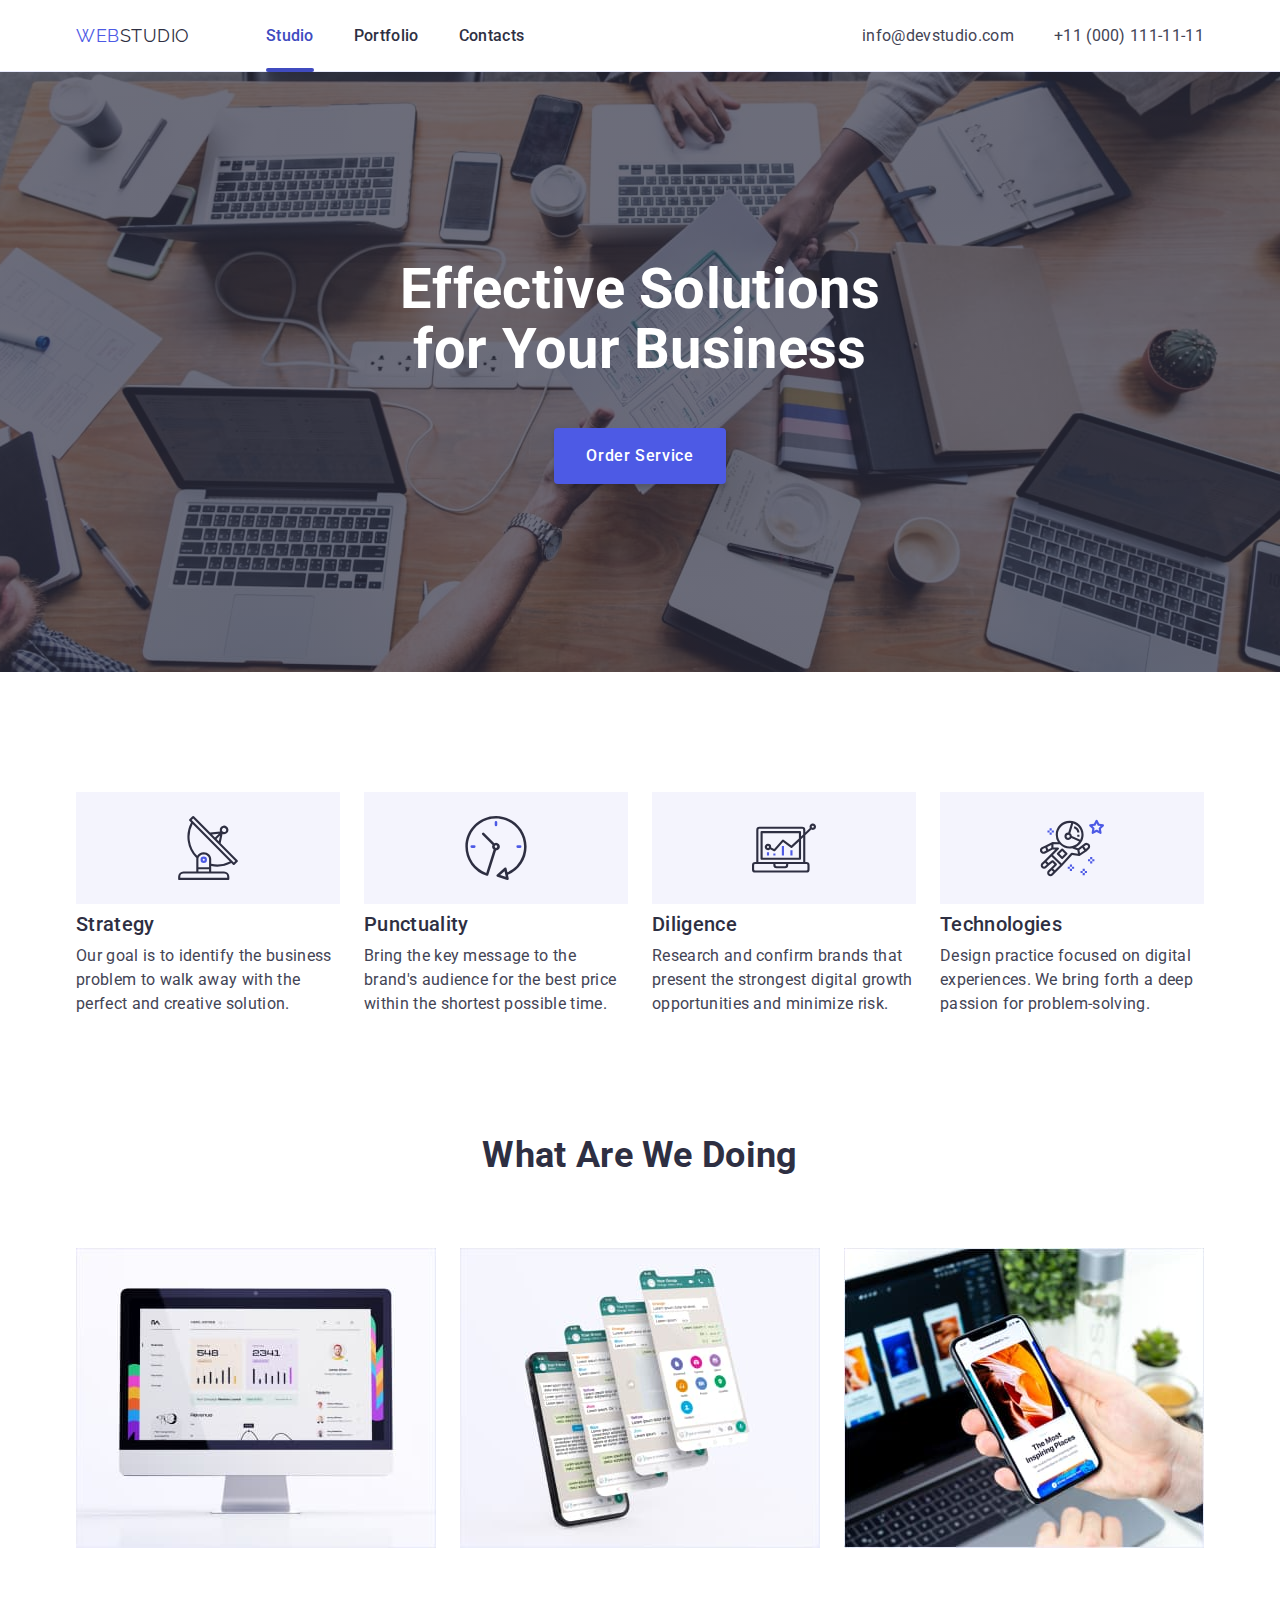
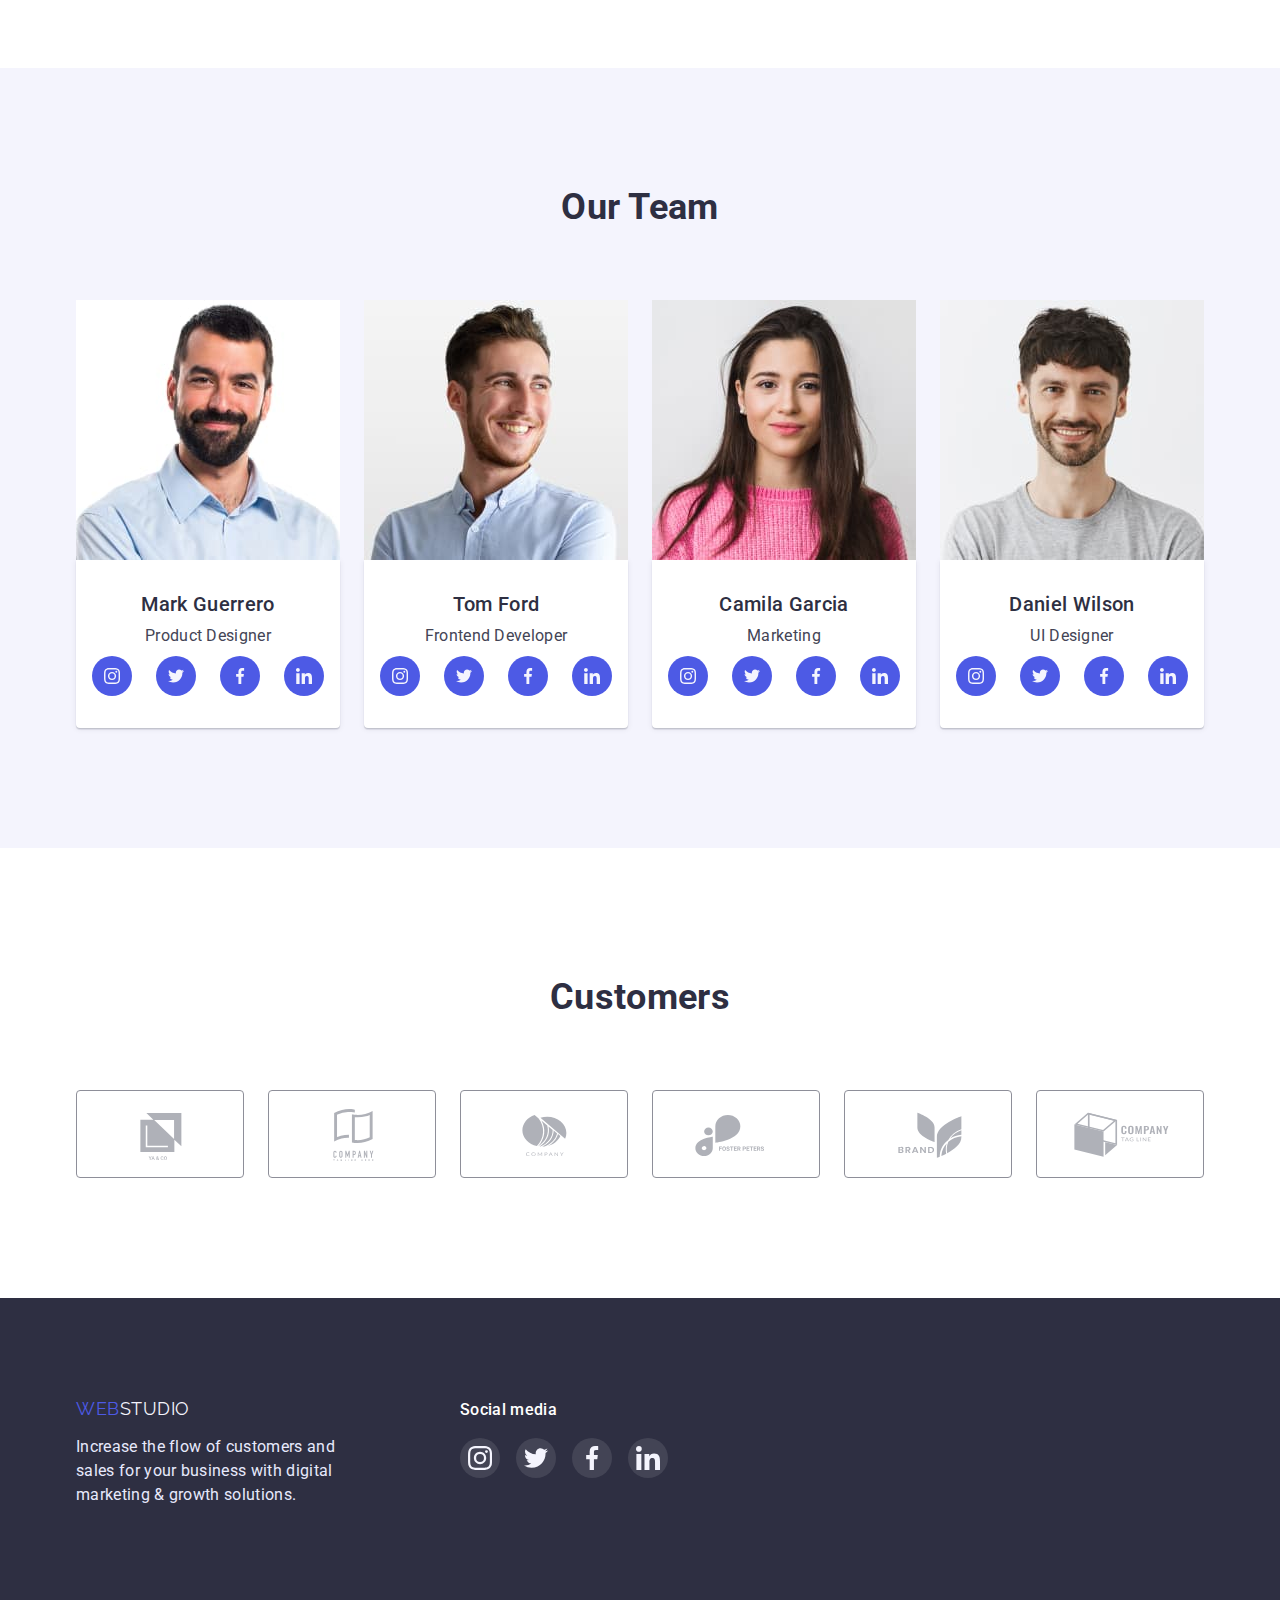
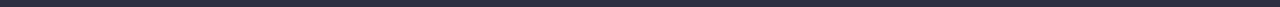
<file: index.html>
<!DOCTYPE html>

<html lang="en">
  <head>
    <meta charset="UTF-8" />
    <meta http-equiv="X-UA-Compatible" content="IE=edge" />
    <meta name="viewport" content="width=device-width, initial-scale=1.0" />
    <title>WebStudio</title>
    <link rel="preconnect" href="https://fonts.googleapis.com" />
    <link rel="preconnect" href="https://fonts.gstatic.com" crossorigin />
    <link
      href="https://fonts.googleapis.com/css2?family=Raleway:wght@800&family=Roboto:wght@400;500;700&display=swap"
      rel="stylesheet"
    />
    <link
      rel="stylesheet"
      href="https://cdnjs.cloudflare.com/ajax/libs/modern-normalize/1.1.0/modern-normalize.min.css"
    />
    <link rel="stylesheet" href="./css/styles.css" />
  </head>

  <body class="main-page">
    <!--Header-->
    <header class="header-page">
      <div class="header-cntnr container">
        <nav class="header-nav">
          <a href="./index.html" class="header-logo logo"
            ><span class="accent">Web</span>Studio</a
          >
          <ul class="header-menu list">
            <li class="menu-item">
              <a href="./index.html" class="navigation current">Studio</a>
            </li>
            <li class="menu-item">
              <a href="./Portfolio.html" class="navigation">Portfolio</a>
            </li>
            <li class="menu-item">
              <a href="" class="navigation">Contacts</a>
            </li>
          </ul>
        </nav>
        <address>
          <ul class="addrss list">
            <li class="addrss-item">
              <a href="mailto:info@devstudio.com" class="email"
                >info@devstudio.com</a
              >
            </li>
            <li class="addrss-item">
              <a href="tel:+110001111111" class="tel">+11 (000) 111-11-11</a>
            </li>
          </ul>
        </address>
      </div>
    </header>

    <main>
      <!--Hero-->
      <section class="hero">
        <div class="hero-container container">
          <h1 class="hero-title">
            Effective Solutions <span class="small">for</span> Your Business
          </h1>
          <button type="button" class="btn" data-modal-open>
            Order Service
          </button>
        </div>
      </section>

      <!--Values-->
      <section class="section values">
        <div class="container">
          <h2 class="hidden-ttl">Values</h2>
          <ul class="values-list list">
            <li>
              <div class="values-icon">
                <svg class="icon" width="64px" height="64px">
                  <use href="./images/icons.svg#icon-antenna"></use>
                </svg>
              </div>
              <h3 class="values-title ttl">Strategy</h3>
              <p>
                Our goal is to identify the business problem to walk away with
                the perfect and creative solution.
              </p>
            </li>
            <li>
              <div class="values-icon">
                <svg class="icon" width="64px" height="64px">
                  <use href="./images/icons.svg#icon-clock"></use>
                </svg>
              </div>
              <h3 class="values-title ttl">Punctuality</h3>
              <p>
                Bring the key message to the brand's audience for the best price
                within the shortest possible time.
              </p>
            </li>
            <li>
              <div class="values-icon">
                <svg class="icon" width="64px" height="64px">
                  <use href="./images/icons.svg#icon-diagram"></use>
                </svg>
              </div>
              <h3 class="values-title ttl">Diligence</h3>
              <p>
                Research and confirm brands that present the strongest digital
                growth opportunities and minimize risk.
              </p>
            </li>
            <li>
              <div class="values-icon">
                <svg class="icon" width="64px" height="64px">
                  <use href="./images/icons.svg#icon-astronaut"></use>
                </svg>
              </div>
              <h3 class="values-title ttl">Technologies</h3>
              <p>
                Design practice focused on digital experiences. We bring forth a
                deep passion for problem-solving.
              </p>
            </li>
          </ul>
        </div>
      </section>

      <!--Services-->
      <section class="section services">
        <div class="container">
          <h2 class="services-title ttl">What are we doing</h2>
          <ul class="services-list list">
            <li>
              <img
                src="./images/img1.jpg"
                alt="Computer"
                width="360"
                height="300"
              />
            </li>
            <li>
              <img
                src="./images/img2.jpg"
                alt="Cellphone"
                width="360"
                height="300"
              />
            </li>
            <li>
              <img
                src="./images/img3.jpg"
                alt="Computer and cellphone"
                width="360"
                height="300"
              />
            </li>
          </ul>
        </div>
      </section>

      <!--Team-->
      <section class="section team">
        <div class="container">
          <h2 class="team-title ttl">Our Team</h2>
          <ul class="team-list list">
            <li class="team-item">
              <img
                src="./images/mark.jpg"
                alt="Mark Guerrero"
                width="264"
                height="260"
              />
              <div class="team-content">
                <h3 class="name ttl">Mark Guerrero</h3>
                <p>Product Designer</p>
                <ul class="team-net-list net-list list">
                  <li class="team-net-item net-item">
                    <a href="" class="team-net-link net-link">
                      <svg class="net-icon" width="16px" height="16px">
                        <use href="./images/icons.svg#icon-instagram"></use>
                      </svg>
                    </a>
                  </li>
                  <li class="team-net-item net-item">
                    <a href="" class="team-net-link net-link">
                      <svg class="net-icon" width="16px" height="16px">
                        <use href="./images/icons.svg#icon-twitter"></use>
                      </svg>
                    </a>
                  </li>
                  <li class="team-net-item net-item">
                    <a href="" class="team-net-link net-link">
                      <svg class="net-icon" width="16px" height="16px">
                        <use href="./images/icons.svg#icon-facebook"></use>
                      </svg>
                    </a>
                  </li>
                  <li class="team-net-item net-item">
                    <a href="" class="team-net-link net-link">
                      <svg class="net-icon" width="16px" height="16px">
                        <use href="./images/icons.svg#icon-linkedin"></use>
                      </svg>
                    </a>
                  </li>
                </ul>
              </div>
            </li>
            <li class="team-item">
              <img
                src="./images/tom.jpg"
                alt="Tom Ford"
                width="264"
                height="260"
              />
              <div class="team-content">
                <h3 class="name ttl">Tom Ford</h3>
                <p>Frontend Developer</p>
                <ul class="team-net-list net-list list">
                  <li class="team-net-item net-item">
                    <a href="" class="team-net-link net-link">
                      <svg class="net-icon" width="16px" height="16px">
                        <use href="./images/icons.svg#icon-instagram"></use>
                      </svg>
                    </a>
                  </li>
                  <li class="team-net-item net-item">
                    <a href="" class="team-net-link net-link">
                      <svg class="net-icon" width="16px" height="16px">
                        <use href="./images/icons.svg#icon-twitter"></use>
                      </svg>
                    </a>
                  </li>
                  <li class="team-net-item net-item">
                    <a href="" class="team-net-link net-link">
                      <svg class="net-icon" width="16px" height="16px">
                        <use href="./images/icons.svg#icon-facebook"></use>
                      </svg>
                    </a>
                  </li>
                  <li class="team-net-item net-item">
                    <a href="" class="team-net-link net-link">
                      <svg class="net-icon" width="16px" height="16px">
                        <use href="./images/icons.svg#icon-linkedin"></use>
                      </svg>
                    </a>
                  </li>
                </ul>
              </div>
            </li>
            <li class="team-item">
              <img
                src="./images/camila.jpg"
                alt="Camila Garcia"
                width="264"
                height="260"
              />
              <div class="team-content">
                <h3 class="name ttl">Camila Garcia</h3>
                <p>Marketing</p>
                <ul class="team-net-list net-list list">
                  <li class="team-net-item net-item">
                    <a href="" class="team-net-link net-link">
                      <svg class="net-icon" width="16px" height="16px">
                        <use href="./images/icons.svg#icon-instagram"></use>
                      </svg>
                    </a>
                  </li>
                  <li class="team-net-item net-item">
                    <a href="" class="team-net-link net-link">
                      <svg class="net-icon" width="16px" height="16px">
                        <use href="./images/icons.svg#icon-twitter"></use>
                      </svg>
                    </a>
                  </li>
                  <li class="team-net-item net-item">
                    <a href="" class="team-net-link net-link">
                      <svg class="net-icon" width="16px" height="16px">
                        <use href="./images/icons.svg#icon-facebook"></use>
                      </svg>
                    </a>
                  </li>
                  <li class="team-net-item net-item">
                    <a href="" class="team-net-link net-link">
                      <svg class="net-icon" width="16px" height="16px">
                        <use href="./images/icons.svg#icon-linkedin"></use>
                      </svg>
                    </a>
                  </li>
                </ul>
              </div>
            </li>
            <li class="team-item">
              <img
                src="./images/daniel.jpg"
                alt="Daniel Wilson"
                width="264"
                height="260"
              />
              <div class="team-content">
                <h3 class="name ttl">Daniel Wilson</h3>
                <p>UI Designer</p>
                <ul class="team-net-list net-list list">
                  <li class="team-net-item net-item">
                    <a href="" class="team-net-link net-link">
                      <svg class="net-icon" width="16px" height="16px">
                        <use href="./images/icons.svg#icon-instagram"></use>
                      </svg>
                    </a>
                  </li>
                  <li class="team-net-item net-item">
                    <a href="" class="team-net-link net-link">
                      <svg class="net-icon" width="16px" height="16px">
                        <use href="./images/icons.svg#icon-twitter"></use>
                      </svg>
                    </a>
                  </li>
                  <li class="team-net-item net-item">
                    <a href="" class="team-net-link net-link">
                      <svg class="net-icon" width="16px" height="16px">
                        <use href="./images/icons.svg#icon-facebook"></use>
                      </svg>
                    </a>
                  </li>
                  <li class="team-net-item net-item">
                    <a href="" class="team-net-link net-link">
                      <svg class="net-icon" width="16px" height="16px">
                        <use href="./images/icons.svg#icon-linkedin"></use>
                      </svg>
                    </a>
                  </li>
                </ul>
              </div>
            </li>
          </ul>
        </div>
      </section>

      <!-- CUSTOMERS -->
      <section class="customers section">
        <div class="container">
          <h2 class="customers-ttl ttl">Customers</h2>
          <ul class="customer-list list">
            <li class="customer-item item">
              <a href="" class="customer-link">
                <svg width="104px" height="56px">
                  <use href="./images/icons.svg#icon-clientlogo1"></use>
                </svg>
              </a>
            </li>
            <li class="customer-item item">
              <a href="" class="customer-link">
                <svg width="104px" height="56px">
                  <use href="./images/icons.svg#icon-clientlogo2"></use>
                </svg>
              </a>
            </li>
            <li class="customer-item item">
              <a href="" class="customer-link">
                <svg width="104px" height="56px">
                  <use href="./images/icons.svg#icon-clientlogo3"></use>
                </svg>
              </a>
            </li>
            <li class="customer-item item">
              <a href="" class="customer-link">
                <svg width="104px" height="56px">
                  <use href="./images/icons.svg#icon-clientlogo4"></use>
                </svg>
              </a>
            </li>
            <li class="customer-item item">
              <a href="" class="customer-link">
                <svg width="104px" height="56px">
                  <use href="./images/icons.svg#icon-clientlogo5"></use>
                </svg>
              </a>
            </li>
            <li class="customer-item item">
              <a href="" class="customer-link">
                <svg width="104px" height="56px">
                  <use href="./images/icons.svg#icon-clientlogo6"></use>
                </svg>
              </a>
            </li>
          </ul>
        </div>
      </section>
    </main>

    <!--Підвал-->
    <footer class="ftr">
      <div class="ftr-cntnr container">
        <div class="ftr-motto">
          <a href="./index.html" class="ftr-logo logo"
            ><span class="accent">Web</span>Studio</a
          >
          <p>
            Increase the flow of customers and sales for your business with
            digital marketing & growth solutions.
          </p>
        </div>
        <div class="net-container">
          <p>Social media</p>
          <ul class="ftr-net-list net-list list">
            <li class="ftr-net-item net-item">
              <a href="" class="ftr-net-link net-link">
                <svg class="net-icon" width="24px" height="24px">
                  <use href="./images/icons.svg#icon-instagram"></use>
                </svg>
              </a>
            </li>
            <li class="ftr-net-item net-item">
              <a href="" class="ftr-net-link net-link">
                <svg class="net-icon" width="24px" height="24px">
                  <use href="./images/icons.svg#icon-twitter"></use>
                </svg>
              </a>
            </li>
            <li class="ftr-net-item net-item">
              <a href="" class="ftr-net-link net-link">
                <svg class="net-icon" width="24px" height="24px">
                  <use href="./images/icons.svg#icon-facebook"></use>
                </svg>
              </a>
            </li>
            <li class="ftr-net-item net-item">
              <a href="" class="ftr-net-link net-link">
                <svg class="net-icon" width="24px" height="24px">
                  <use href="./images/icons.svg#icon-linkedin"></use>
                </svg>
              </a>
            </li>
          </ul>
        </div>
      </div>
    </footer>

    <!-- MODAL WINDOW -->
    <div class="backdrop is-hidden" data-modal>
      <div class="modal">
        <button type="button" class="modal-close-btn" data-modal-close>
          <svg class="modal-close-svg" width="8" height="8">
            <use href="./images/icons.svg#icon-close-black"></use>
          </svg>
        </button>
      </div>
    </div>

    <script src="./js/modal.js"></script>
  </body>
</html>
</file>
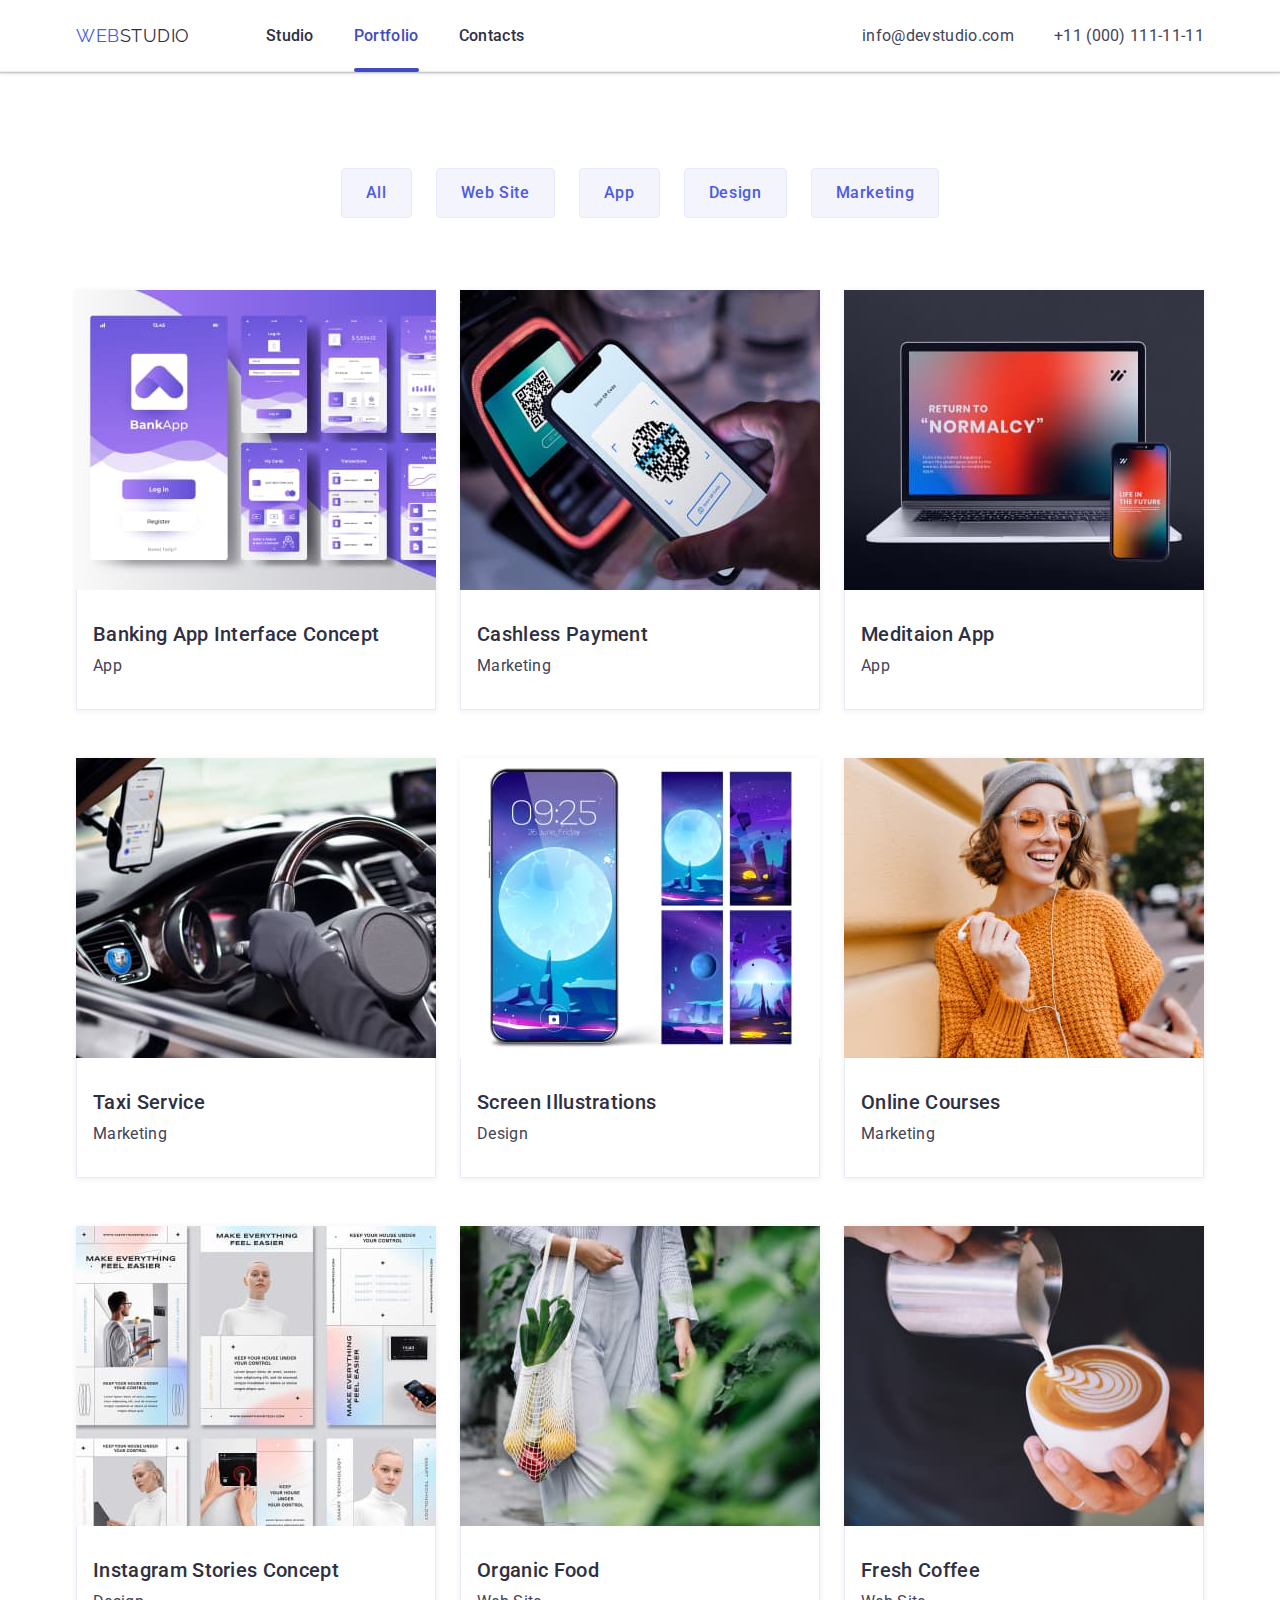
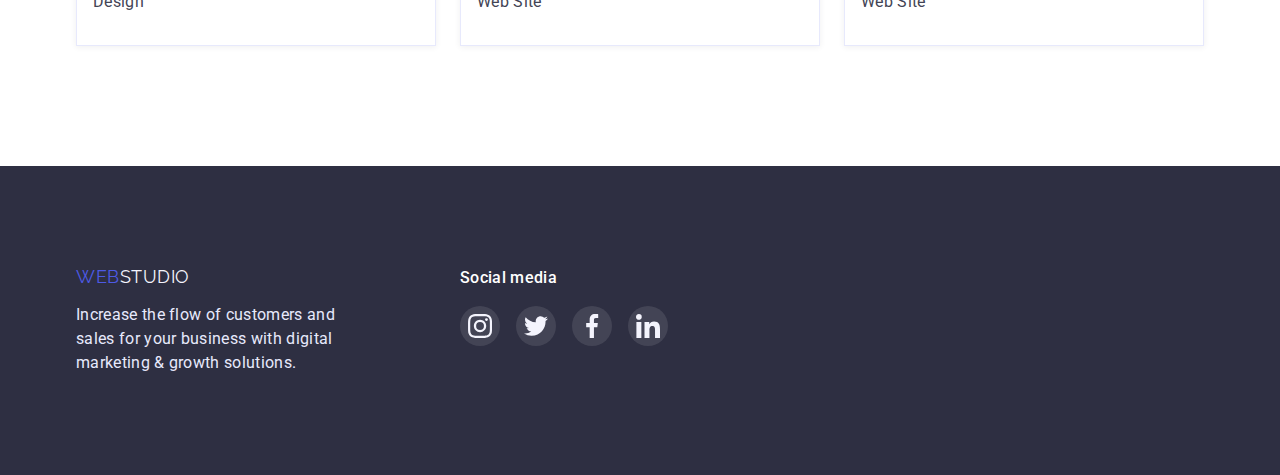
<file: Portfolio.html>
<!DOCTYPE html>
<html lang="en">
  <head>
    <meta charset="UTF-8" />
    <meta http-equiv="X-UA-Compatible" content="IE=edge" />
    <meta name="viewport" content="width=device-width, initial-scale=1.0" />
    <title>WebStudio</title>
    <link rel="preconnect" href="https://fonts.googleapis.com" />
    <link rel="preconnect" href="https://fonts.gstatic.com" crossorigin />
    <link
      href="https://fonts.googleapis.com/css2?family=Raleway:wght@800&family=Roboto:wght@400;500;700&display=swap"
      rel="stylesheet"
    />
    <link
      rel="stylesheet"
      href="https://cdnjs.cloudflare.com/ajax/libs/modern-normalize/1.1.0/modern-normalize.min.css"
    />
    <link rel="stylesheet" href="./css/styles.css" />
  </head>

  <body>
    <!--Header-->
    <header class="header-page">
      <div class="header-cntnr container">
        <nav class="header-nav">
          <a href="./index.html" class="header-logo logo"
            ><span class="accent">Web</span>Studio</a
          >
          <ul class="header-menu list">
            <li class="menu-item">
              <a href="./index.html" class="navigation">Studio</a>
            </li>
            <li class="menu-item">
              <a href="./Portfolio.html" class="navigation current"
                >Portfolio</a
              >
            </li>
            <li class="menu-item">
              <a href="" class="navigation">Contacts</a>
            </li>
          </ul>
        </nav>
        <address>
          <ul class="addrss list">
            <li class="addrss-item">
              <a href="mailto:info@devstudio.com" class="email"
                >info@devstudio.com</a
              >
            </li>
            <li class="addrss-item">
              <a href="tel:+110001111111" class="tel">+11 (000) 111-11-11</a>
            </li>
          </ul>
        </address>
      </div>
    </header>

    <main>
      <!--Cards-->
      <section class="cards">
        <div class="container">
          <h1 class="hidden-ttl">Cards</h1>
          <ul class="filter-cards list">
            <li class="filter-item">
              <button type="button" class="filter-btn">All</button>
            </li>
            <li class="filter-item">
              <button type="button" class="filter-btn">Web Site</button>
            </li>
            <li class="filter-item">
              <button type="button" class="filter-btn">App</button>
            </li>
            <li class="filter-item">
              <button type="button" class="filter-btn">Design</button>
            </li>
            <li class="filter-item">
              <button type="button" class="filter-btn">Marketing</button>
            </li>
          </ul>
          <h2 class="hidden-ttl">Projects</h2>
          <ul class="cards-list list">
            <li class="card-item">
              <a href="" class="card-link"
                ><div class="wrapper-overlay">
                  <img
                    src="./images/banking.jpg"
                    alt="Banking App"
                    width="360"
                    height="300"
                  />
                  <p class="overlay">
                    14 Stylish and User-Friendly App Design Concepts · Task
                    Manager App · Calorie Tracker App · Exotic Fruit Ecommerce
                    App · Cloud Storage App
                  </p>
                </div>
                <div class="card-content">
                  <h3 class="card-ttl ttl">Banking App Interface Concept</h3>
                  <p>App</p>
                </div></a
              >
            </li>
            <li class="card-item">
              <a href="" class="card-link"
                ><div class="wrapper-overlay">
                  <img
                    src="./images/qrcode.jpg"
                    alt="QR code"
                    width="360"
                    height="300"
                  />
                  <p class="overlay">
                    14 Stylish and User-Friendly App Design Concepts · Task
                    Manager App · Calorie Tracker App · Exotic Fruit Ecommerce
                    App · Cloud Storage App
                  </p>
                </div>
                <div class="card-content">
                  <h3 class="card-ttl ttl">Cashless Payment</h3>
                  <p>Marketing</p>
                </div></a
              >
            </li>
            <li class="card-item">
              <a href="" class="card-link"
                ><div class="wrapper-overlay">
                  <img
                    src="./images/notebook.jpg"
                    alt="Notebook"
                    width="360"
                    height="300"
                  />
                  <p class="overlay">
                    14 Stylish and User-Friendly App Design Concepts · Task
                    Manager App · Calorie Tracker App · Exotic Fruit Ecommerce
                    App · Cloud Storage App
                  </p>
                </div>
                <div class="card-content">
                  <h3 class="card-ttl ttl">Meditaion App</h3>
                  <p>App</p>
                </div></a
              >
            </li>
            <li class="card-item">
              <a href="" class="card-link"
                ><div class="wrapper-overlay">
                  <img
                    src="./images/car.jpg"
                    alt="Car steering wheel"
                    width="360"
                    height="300"
                  />
                  <p class="overlay">
                    14 Stylish and User-Friendly App Design Concepts · Task
                    Manager App · Calorie Tracker App · Exotic Fruit Ecommerce
                    App · Cloud Storage App
                  </p>
                </div>
                <div class="card-content">
                  <h3 class="card-ttl ttl">Taxi Service</h3>
                  <p>Marketing</p>
                </div></a
              >
            </li>
            <li class="card-item">
              <a href="" class="card-link"
                ><div class="wrapper-overlay">
                  <img
                    src="./images/cellphone.jpg"
                    alt="Cellphone"
                    width="360"
                    height="300"
                  />
                  <p class="overlay">
                    14 Stylish and User-Friendly App Design Concepts · Task
                    Manager App · Calorie Tracker App · Exotic Fruit Ecommerce
                    App · Cloud Storage App
                  </p>
                </div>
                <div class="card-content">
                  <h3 class="card-ttl ttl">Screen Illustrations</h3>
                  <p>Design</p>
                </div></a
              >
            </li>
            <li class="card-item">
              <a href="" class="card-link"
                ><div class="wrapper-overlay">
                  <img
                    src="./images/girl.jpg"
                    alt="Girl"
                    width="360"
                    height="300"
                  />
                  <p class="overlay">
                    14 Stylish and User-Friendly App Design Concepts · Task
                    Manager App · Calorie Tracker App · Exotic Fruit Ecommerce
                    App · Cloud Storage App
                  </p>
                </div>
                <div class="card-content">
                  <h3 class="card-ttl ttl">Online Courses</h3>
                  <p>Marketing</p>
                </div></a
              >
            </li>
            <li class="card-item">
              <a href="" class="card-link"
                ><div class="wrapper-overlay">
                  <img
                    src="./images/persons.jpg"
                    alt="Persons"
                    width="360"
                    height="300"
                  />
                  <p class="overlay">
                    14 Stylish and User-Friendly App Design Concepts · Task
                    Manager App · Calorie Tracker App · Exotic Fruit Ecommerce
                    App · Cloud Storage App
                  </p>
                </div>
                <div class="card-content">
                  <h3 class="card-ttl ttl">Instagram Stories Concept</h3>
                  <p>Design</p>
                </div></a
              >
            </li>
            <li class="card-item">
              <a href="" class="card-link"
                ><div class="wrapper-overlay">
                  <img
                    src="./images/fruit.jpg"
                    alt="Fruit"
                    width="360"
                    height="300"
                  />
                  <p class="overlay">
                    14 Stylish and User-Friendly App Design Concepts · Task
                    Manager App · Calorie Tracker App · Exotic Fruit Ecommerce
                    App · Cloud Storage App
                  </p>
                </div>
                <div class="card-content">
                  <h3 class="card-ttl ttl">Organic Food</h3>
                  <p>Web Site</p>
                </div></a
              >
            </li>
            <li class="card-item">
              <a href="" class="card-link"
                ><div class="wrapper-overlay">
                  <img
                    src="./images/coffee.jpg"
                    alt="Coffee"
                    width="360"
                    height="300"
                  />
                  <p class="overlay">
                    14 Stylish and User-Friendly App Design Concepts · Task
                    Manager App · Calorie Tracker App · Exotic Fruit Ecommerce
                    App · Cloud Storage App
                  </p>
                </div>
                <div class="card-content">
                  <h3 class="card-ttl ttl">Fresh Coffee</h3>
                  <p>Web Site</p>
                </div></a
              >
            </li>
          </ul>
        </div>
      </section>
    </main>

    <!--Підвал-->
    <footer class="ftr">
      <div class="ftr-cntnr container">
        <div class="ftr-motto">
          <a href="./index.html" class="ftr-logo logo"
            ><span class="accent">Web</span>Studio</a
          >
          <p>
            Increase the flow of customers and sales for your business with
            digital marketing & growth solutions.
          </p>
        </div>
        <div class="net-container">
          <p>Social media</p>
          <ul class="ftr-net-list net-list list">
            <li class="ftr-net-item net-item">
              <a href="" class="ftr-net-link net-link">
                <svg class="net-icon" width="24px" height="24px">
                  <use href="./images/icons.svg#icon-instagram"></use>
                </svg>
              </a>
            </li>
            <li class="ftr-net-item net-item">
              <a href="" class="ftr-net-link net-link">
                <svg class="net-icon" width="24px" height="24px">
                  <use href="./images/icons.svg#icon-twitter"></use>
                </svg>
              </a>
            </li>
            <li class="ftr-net-item net-item">
              <a href="" class="ftr-net-link net-link">
                <svg class="net-icon" width="24px" height="24px">
                  <use href="./images/icons.svg#icon-facebook"></use>
                </svg>
              </a>
            </li>
            <li class="ftr-net-item net-item">
              <a href="" class="ftr-net-link net-link">
                <svg class="net-icon" width="24px" height="24px">
                  <use href="./images/icons.svg#icon-linkedin"></use>
                </svg>
              </a>
            </li>
          </ul>
        </div>
      </div>
    </footer>
  </body>
</html>
</file>
<file: css/styles.css>
/* основний колір текста #434455;*/
/* колір текста другої частини лого хедера, навігація та заголовки #2E2F42; */
/* колір текста героя  #FFFFFF; */
/* колір першої частини текста лого і кнопки #4D5AE5 * /
/* колір кнопки при hover та навігації при актів  #404BBF */
/* колір другої частини лого футера #F4F4FD */
/* колір текста футера #E7E9FC; */
/* бекграунд головний  #FFFFFF */
/* бекграунд другорядний #F4F4FD */
/* бекграунд темних секцій #2E2F42 */

:root {
    --primary-text-color:#434455;
    --title-text-color:#2E2F42;
    --hero-text-color: #FFFFFF;
    --footer-text-color: #E7E9FC;
    --footer-second-text: #FFFFFF;
    --footer-bg-icon: rgba(255, 255, 255, 0.1);
    --footer-bg-hover-icon: #31D0AA;
    --primary-background-color: #FFFFFF;
    --hero-footer-background-color: #2E2F42;
    --button-background-color: #4D5AE5;
    --modal-back-color: rgba(46, 47, 66, 0.4);
    --modal-background-color: #FCFCFC;
    --modal-btn-background-color: #E7E9FC;
    --activ-hover-color: #404BBF;
    --secondary-background-color: #F4F4FD;
    --accent-color: #4D5AE5;
    --logo-footer-second-part: #F4F4FD;
    --hover-text-color-prtfl: #FFFFFF;
    --border-customers-link: #8E8F99;
    --border-modal-btn: rgba(0, 0, 0, 0.1);
    --fill-customer-icon: #AFB1B8;
    --border-portfolio: #E7E9FC;
    --text-overlay: #F4F4FD;
    --main-text-font: 'Roboto', sans-serif;
    --logo-text-font: 'Raleway', sans-serif;
    --cubic: 0.4, 0, 0.2, 1; 
    --transition-duration: 250ms;
}

body {
    color: var(--primary-text-color);
    background-color: var(--primary-background-color);
    font-family: var(--main-text-font);
    font-size: 16px;
    line-height: 1.5;
    letter-spacing: 0.02em;
}

/* Загальні налаштування контейнера */

.container {
    width: 1158px;
    margin-left: auto;
    margin-right: auto;
    padding-left: 15px;
    padding-right: 15px;
    /* outline: 2px solid tomato; */
}

/* Зкинути крапки */
.list {
    list-style: none;
}

/* Зкидання відступів */
h1,
h2,
h3,
h4 {
    margin: 0;
}

p,
ul {
    margin-top: 0;
    margin-bottom: 0;
    padding-left: 0;
}

/* Перевизначення картинок в блоки */

img {
    display: block;
}

/* Загальні падінги у секцій */

.section {
    padding-top: 120px;
    padding-bottom: 120px;
}

/*  Заголовки */

.ttl {
    color: var(--title-text-color);
    text-transform: capitalize;
}

.hidden-ttl {
    position: absolute;
    width: 1px;
    height: 1px;
    margin: -1px;
    border: 0;
    padding: 0;

    white-space: nowrap;
    clip-path: inset(100%);
    clip: rect(0 0 0 0);
    overflow: hidden;
    }

.values-title,
.name.ttl,
.card-ttl {
    margin-bottom: 8px;
    font-weight: 500;
    font-size: 20px;
    line-height: 1.2;
}

.services-title,
.team-title,
.customers-ttl {
    margin-bottom: 72px;
    text-align: center;
    font-weight: 700;
    font-size: 36px;
    line-height: 1.11;
    
}

/* Логотип */
.logo {
    font-family: var(--logo-text-font);
    font-size: 18px;
    letter-spacing: 0.03em;
    text-decoration: none;
    text-transform:uppercase;
}

.accent {
    color: var(--accent-color);
}

.header-logo {
    margin-right: 76px;
    line-height: 1.33;
}

.ftr-logo {
    display: inline-block;
    margin-bottom: 16px;
    line-height: 1.17;
    color: var(--logo-footer-second-part);
}

/* ========= Хедер ========= */

.header-cntnr {
    display: flex;
    justify-content: space-between;
    align-items: center;
}

.header-page {
    border-bottom: 1px solid var(--footer-text-color);
    box-shadow: 0px 2px 1px rgba(46, 47, 66, 0.08), 0px 1px 1px rgba(46, 47, 66, 0.16), 0px 1px 6px rgba(46, 47, 66, 0.08);
}

/* Навігація сайту */

.header-nav a {
    color: var(--title-text-color);
    text-decoration: none;
}

.header-nav,
.header-menu,
.addrss {
    display: flex;
}

.menu-item {
    position: relative;
}

.navigation {
    font-weight: 500;
    font-size: 16px;
    transition: color var(--transition-duration) cubic-bezier(var(--cubic));
}

.menu-item:not(:last-child),
.addrss-item:not(:last-child) {
    margin-right: 40px;
}

.navigation:hover,
.navigation:focus,
.navigation.current {
    color: var(--activ-hover-color);
}

.navigation.current::after {
    position: absolute;
    bottom: -1px;
    left: 0;
    display: block;
    content: '';
    width: 100%;
    height: 4px;
    background-color: var(--activ-hover-color);
    border-radius: 2px;
}

/* Адреса */

.addrss a {
    color: var(--primary-text-color);
    font-style: normal;
    text-decoration: none;
}

.tel,
.email {
    transition: color var(--transition-duration) cubic-bezier(var(--cubic));
}

.email:hover,
.tel:hover,
.email:focus,
.tel:focus {
    color: var(--activ-hover-color);
}

.header-cntnr a {
    display: block;
    padding-top: 24px;
    padding-bottom: 23px;
}

/* ================ Герой ====================== */

.hero {
    padding-top: 188px;
    padding-bottom: 188px;
    text-align: center;
    color: var(--hero-text-color);
    max-width: 1440px;
    min-height: 600px;
    margin: 0 auto;
    background-image: linear-gradient(rgba(46, 47, 66, 0.7), rgba(46, 47, 66, 0.7) ), url('../images/people-office.jpg');
    background-size: cover;
    background-repeat: no-repeat;
    background-position: center;
    background-color: #434455;
}

.hero-title {
    max-width: 494px;
    margin-bottom: 48px;
    margin-left: auto;
    margin-right: auto;
    font-size: 56px;
    line-height: 1.07;
    text-transform: capitalize;
    text-align: center;
}

.small {
    text-transform: none;
}

/* Кнопка */
.btn {
    /* min-width: 169px; */
    padding: 16px 32px;
    border-radius: 4px;
    border: none;
    margin-left: auto;
    margin-right: auto;

    color: var(--hero-text-color);
    background-color: var(--button-background-color);
    box-shadow: 0px 4px 4px rgba(0, 0, 0, 0.15);
    font-family: inherit;
    font-weight: 500;
    font-size: inherit;
    line-height: inherit;
    letter-spacing: 0.04em;
    cursor: pointer;
    transition: background-color var(--transition-duration) cubic-bezier(var(--cubic));
}
.btn:hover,
.btn:focus {
    background-color: var(--activ-hover-color);
}

/* ================= Цінності ================= */

.values {
    padding-bottom: 60px;
}

.values-list {
    display: flex;
    flex-wrap: wrap;
    gap: 24px;
}

.values-list li {
    flex-basis: calc((100% - 3*24px) / 4);
}

.values-icon {
    display: flex;
    width: 264px;
    height: 112px;
    justify-content: center;
    align-items: center;
    margin-bottom: 8px;
    background-color: var(--secondary-background-color);

}

/* ================== Сервіс ================== */

.services {
    padding-top: 60px;
}

.services-list {
    display: flex;
    flex-wrap: wrap;
    gap: 24px;
}

/* ================= Команда ====================== */

.team {
    background-color: var(--secondary-background-color);
}

.team-list {
    display: flex;
    flex-wrap: wrap;
    gap: 24px;
}

.team-item {
    flex-basis: calc((100% - 3*24px) / 4);
}

.name.ttl,
.team-item p {
    text-align: center;
}

.team-item p {
    margin-bottom: 8px;
}

.net-list {
    display: flex;
    justify-content: center;
}

.team-net-list {
    gap: 24px;
}

.net-link {
    display: flex;
    justify-content: center;
    align-items: center;
    width: 40px;
    height: 40px;
    border-radius: 50%;
}

.team-net-link {
    background-color: var(--accent-color);
    transition: background-color var(--transition-duration) cubic-bezier(var(--cubic));
}

.team-net-link:hover,
.team-net-link:focus {
    background-color: var(--activ-hover-color);
}

.team-content {
    background-color: var(--primary-background-color);
    padding-bottom: 32px;
    padding-top: 32px;
    box-shadow: 0px 1px 6px rgba(46, 47, 66, 0.08), 0px 1px 1px rgba(46, 47, 66, 0.16), 0px 2px 1px rgba(46, 47, 66, 0.08);
    border-radius: 0px 0px 4px 4px;
}

/* ============== customerS ===================*/

.customers {
    padding-top: 130px;
}

.customer-list {
    display: flex;
    flex-wrap: wrap;
    gap: 24px;
}

.customer-item {
    flex-basis: calc((100% - 5*24px) / 6);
    height: 88px;
}

.customer-link {
    width: 100%;
    height: 100%;
    display: flex;
    justify-content: center;
    align-items: center;
    border: 1px solid var(--border-customers-link);
    border-radius: 4px;
    transition: border-color var(--transition-duration) cubic-bezier(var(--cubic));
}

.customer-link svg {
    fill: var(--fill-customer-icon);
    transition: fill var(--transition-duration) cubic-bezier(var(--cubic));
}

.customer-link:is(:hover, :focus) {
    border-color: var(--activ-hover-color);
}

.customer-link:is(:hover, :focus) svg {
    fill: var(--activ-hover-color);
}

/* ==================== ФУТЕР =========== */
.ftr {
    padding-top: 100px;
    padding-bottom: 100px;
    color: var(--footer-text-color);
    background-color: var(--hero-footer-background-color);
}

.ftr-cntnr {
    display: flex;
    align-items: baseline;
}

.ftr-motto {
    margin-right: 120px;
}

.ftr-cntnr p {
    max-width: 264px;
}

.net-container p {
    margin-bottom: 16px;
    font-weight: 500;
    color: var(--footer-second-text);
}

.ftr-net-list {
    gap: 16px;
}

.ftr-net-link {
    background-color: var(--footer-bg-icon);
    border-radius: 50%;
    transition: background-color var(--transition-duration) cubic-bezier(var(--cubic));
}

.ftr-net-link:hover,
.ftr-net-link:focus {
    background-color: var(--footer-bg-hover-icon);
}

/* ============== Модальне вікно ============== */

.backdrop {
    position: fixed;
    top: 0;
    left: 0;
    z-index: 100;
    width: 100%;
    height: 100%;
    background-color: var(--modal-back-color);

    transition: transform 1000ms, opacity var(--transition-duration) cubic-bezier(var(--cubic));
}

.backdrop.is-hidden {
    visibility: hidden;
    opacity: 0;
    pointer-events: none;
    transform: translate(-100%, 0) scale(0.1) rotate(180deg);
}

.modal {
    position: absolute;
    top: 50%;
    left: 50%;
    width: 408px;
    min-height: 576px;
    background-color: var(--modal-background-color);
    box-shadow: 0px 1px 1px rgba(0, 0, 0, 0.14), 0px 1px 3px rgba(0, 0, 0, 0.12), 0px 2px 1px rgba(0, 0, 0, 0.2);
    border-radius: 4px;
    transform: translate(-50%, -50%);
}

.modal-close-btn {
    position: absolute;
    top: 24px;
    right: 24px;
    display: flex;
    justify-content: center;
    align-items: center;
    width: 24px;
    height: 24px;
    padding: 0;
    background-color: var(--modal-btn-background-color);
    border: 1px solid var(--border-modal-btn);
    border-radius: 50%;
    cursor: pointer;
    transition: background-color var(--transition-duration) cubic-bezier(var(--cubic));

}

.modal-close-btn:hover,
.modal-close-btn:focus {
background-color: var(--activ-hover-color);
}

.modal-close-svg {
    transition: fill var(--transition-duration) cubic-bezier(var(--cubic));
}

.modal-close-btn:hover .modal-close-svg,
.modal-close-btn:focus .modal-close-svg {
    fill: var(--hover-text-color-prtfl);
}


/* =============== Портфоліо ===================== */

.cards {
    padding-top: 96px;
    padding-bottom: 120px;
}

.filter-cards {
    display: flex;
    justify-content: center;
    margin-bottom: 72px;
}

.filter-btn {
    padding: 12px 24px;
    border: 1px solid var(--footer-text-color);
    border-radius: 4px;
    color: var(--accent-color);
    background-color: var(--secondary-background-color);
    font-family: inherit;
    font-weight: 500;
    font-size: inherit;
    line-height: inherit;
    letter-spacing: 0.04em;
    cursor: pointer;
    transition: color var(--transition-duration) cubic-bezier(var(--cubic)), background-color var(--transition-duration) cubic-bezier(var(--cubic)), box-shadow var(--transition-duration) cubic-bezier(var(--cubic)); 
}

.filter-btn:hover,
.filter-btn:focus,
.filter-btn:active {
    color: var(--hover-text-color-prtfl);
    background-color: var(--activ-hover-color);
    box-shadow: 0px 3px 1px rgba(0, 0, 0, 0.1), 0px 2px 1px rgba(0, 0, 0, 0.08), 0px 2px 2px rgba(0, 0, 0, 0.12);
}

.filter-item:not(:last-child) {
    margin-right: 24px;
}

.cards-list {
    display: flex;
    flex-wrap: wrap;
    row-gap: 48px;
    column-gap: 24px;
}

.card-item {
    flex-basis: calc((100% - 2*24px) / 3);
}

.card-link {
    display: block;
    text-decoration: none;
    color: var(--primary-text-color);
    box-shadow: 0px 1px 6px rgba(46, 47, 66, 0.08);
    transition: box-shadow var(--transition-duration) cubic-bezier(var(--cubic));
}

.wrapper-overlay {
    position: relative;
    overflow: hidden;
}

.overlay {
    position: absolute;
    top: 0;
    left: 0;
    width: 100%;
    height: 100%;
    padding: 40px 32px;
    background-color: var(--accent-color);
    color: var(--text-overlay);
    overflow: auto;
    transform: translateY(100%);
    transition: transform var(--transition-duration) cubic-bezier(var(--cubic));
}

.card-link:hover .overlay,
.card-link:focus .overlay {
    transform: translateY(0px);
}

.card-content {
    padding-top: 32px;
    padding-bottom: 31px;
    padding-left: 16px;
    border-bottom: 1px solid var(--border-portfolio);
    border-left: 1px solid var(--border-portfolio);
    border-right: 1px solid var(--border-portfolio);
}

.card-link:hover, 
.card-link:focus  {
    box-shadow: 0px 1px 6px rgba(46, 47, 66, 0.08), 0px 1px 1px rgba(46, 47, 66, 0.16), 0px 2px 1px rgba(46, 47, 66, 0.08);
}
</file>
